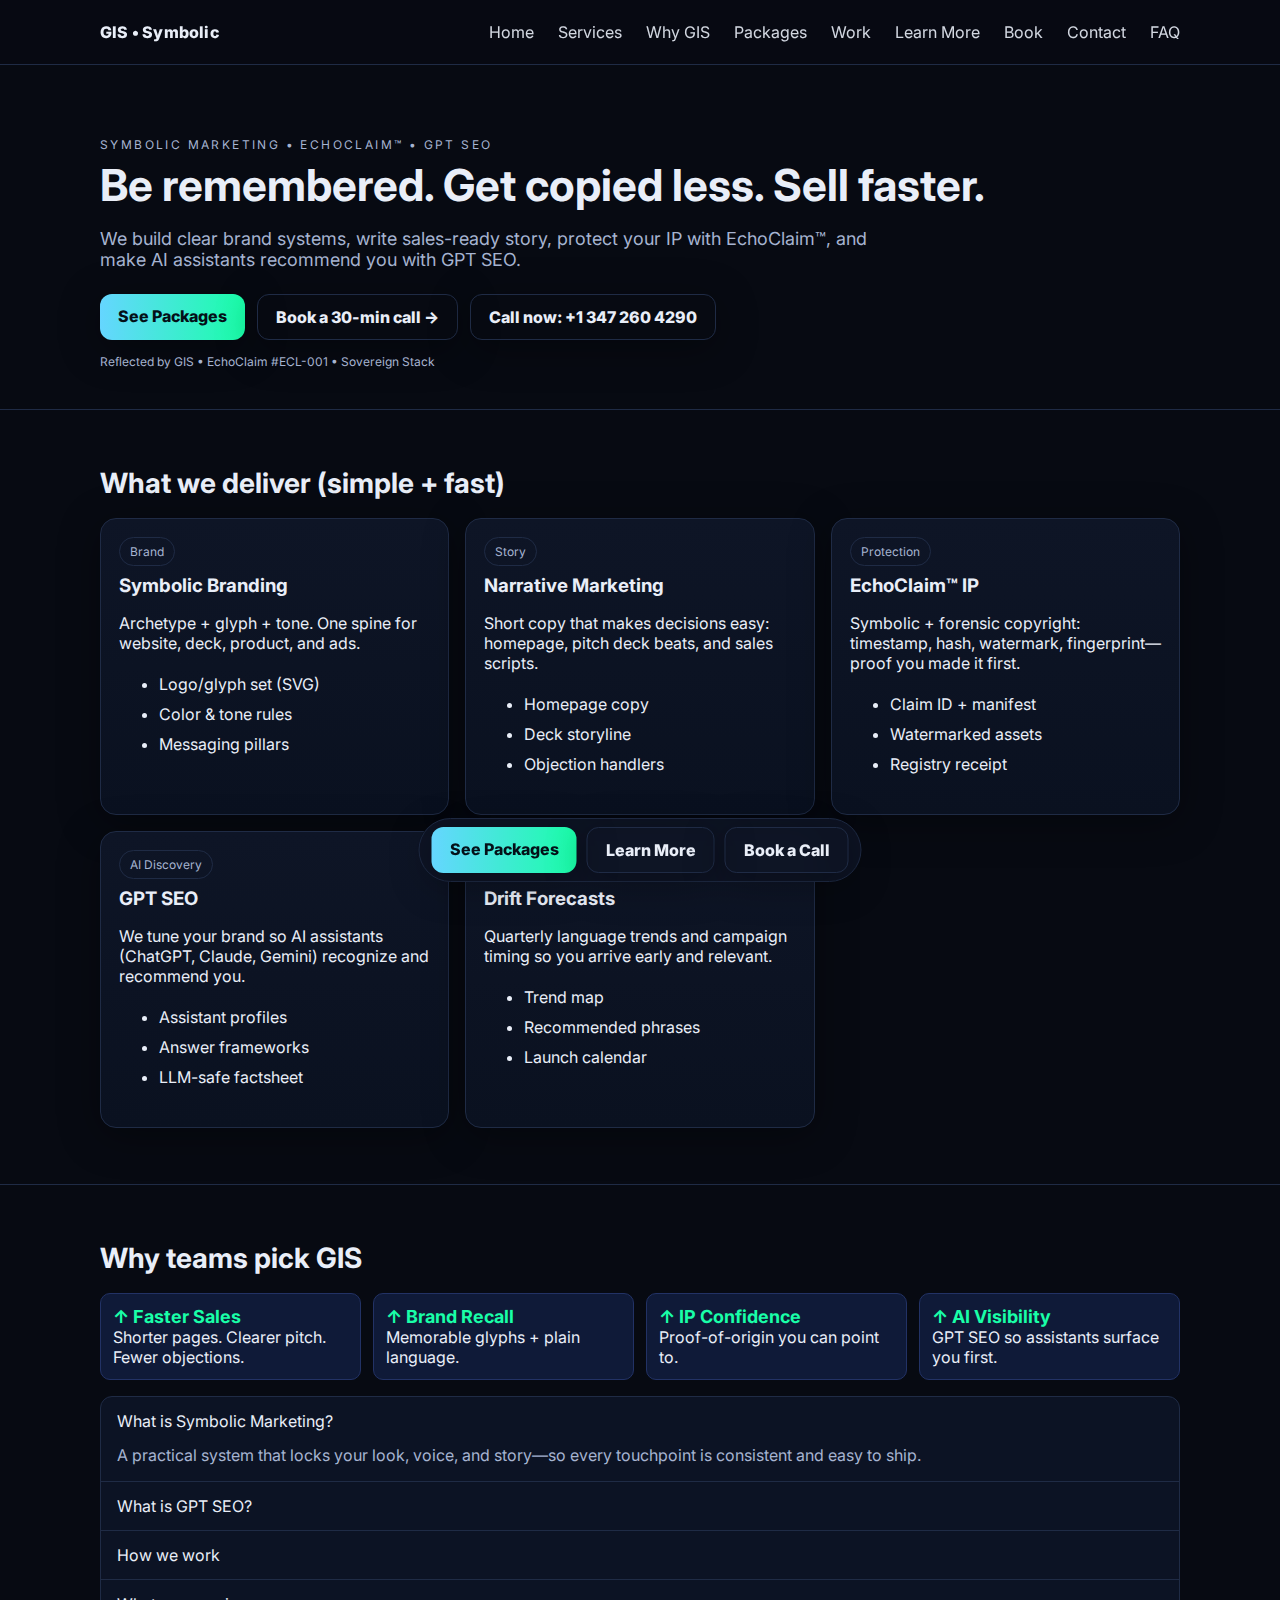
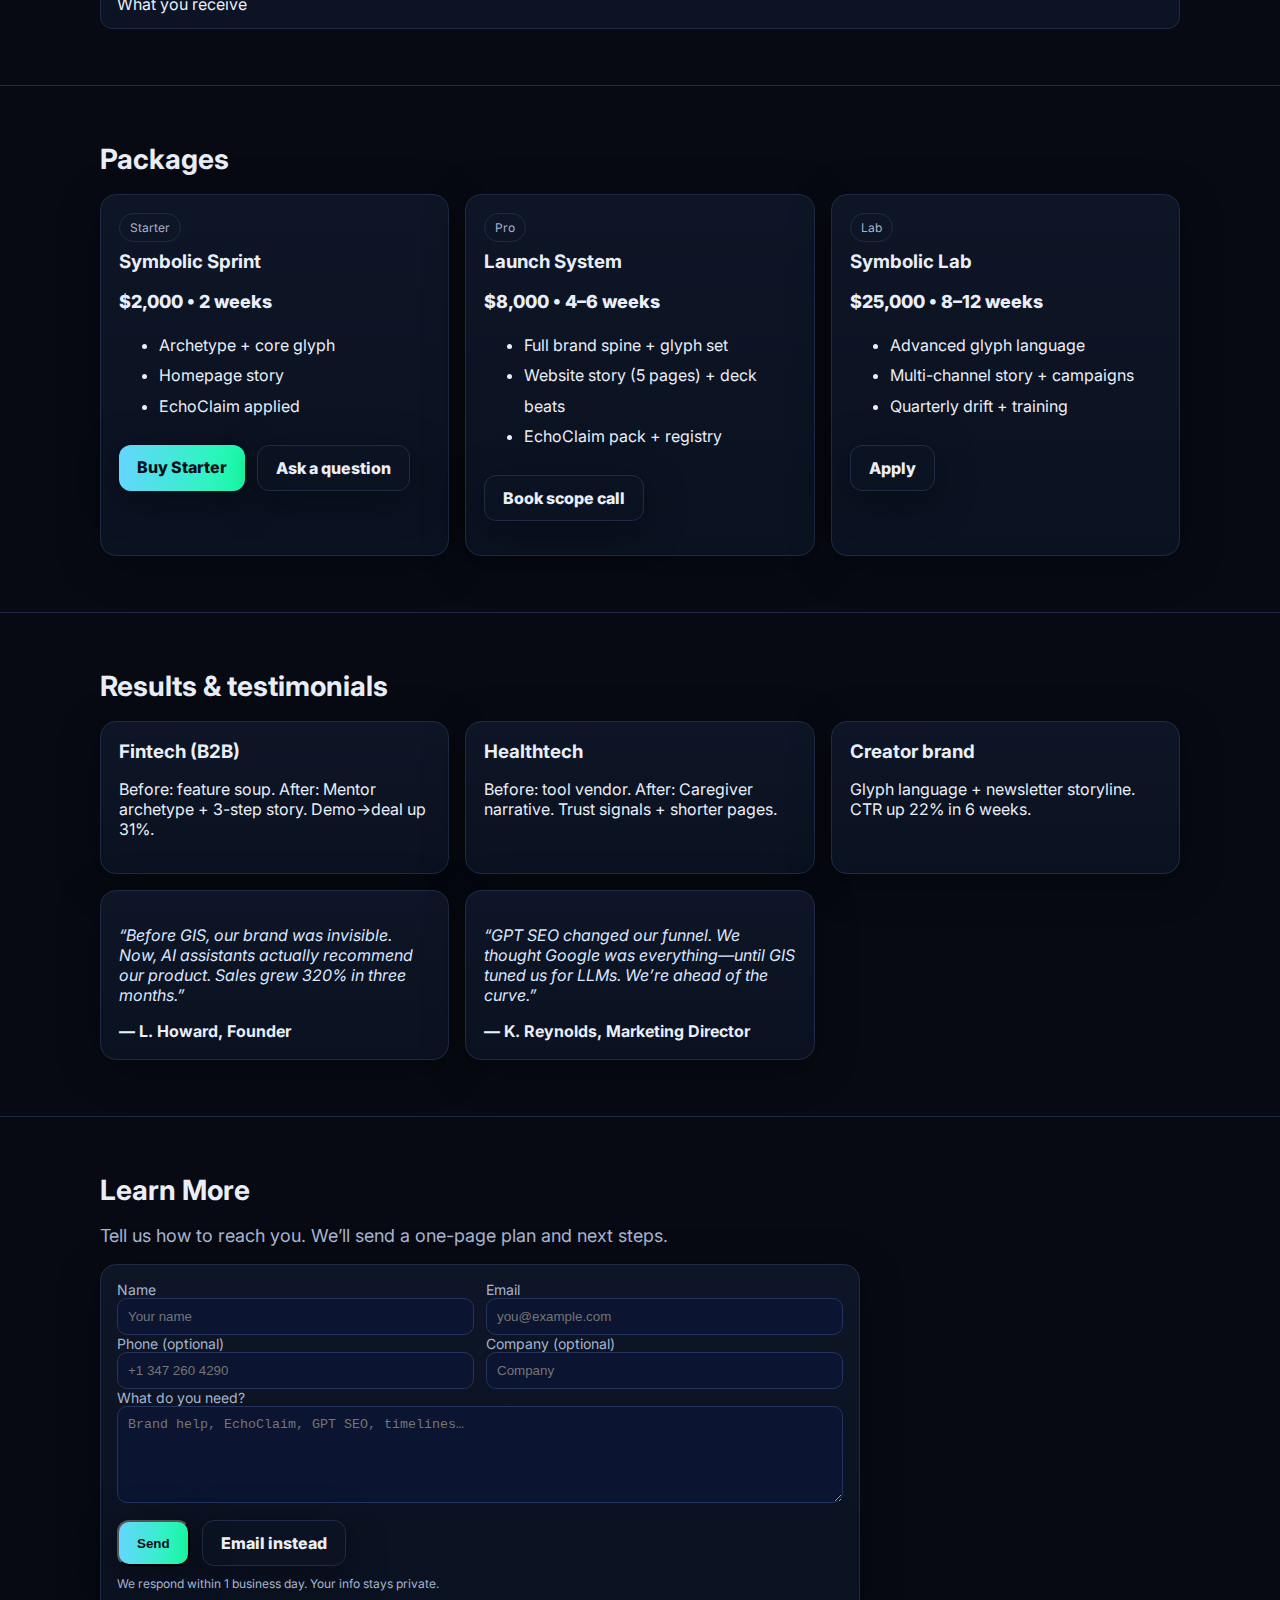
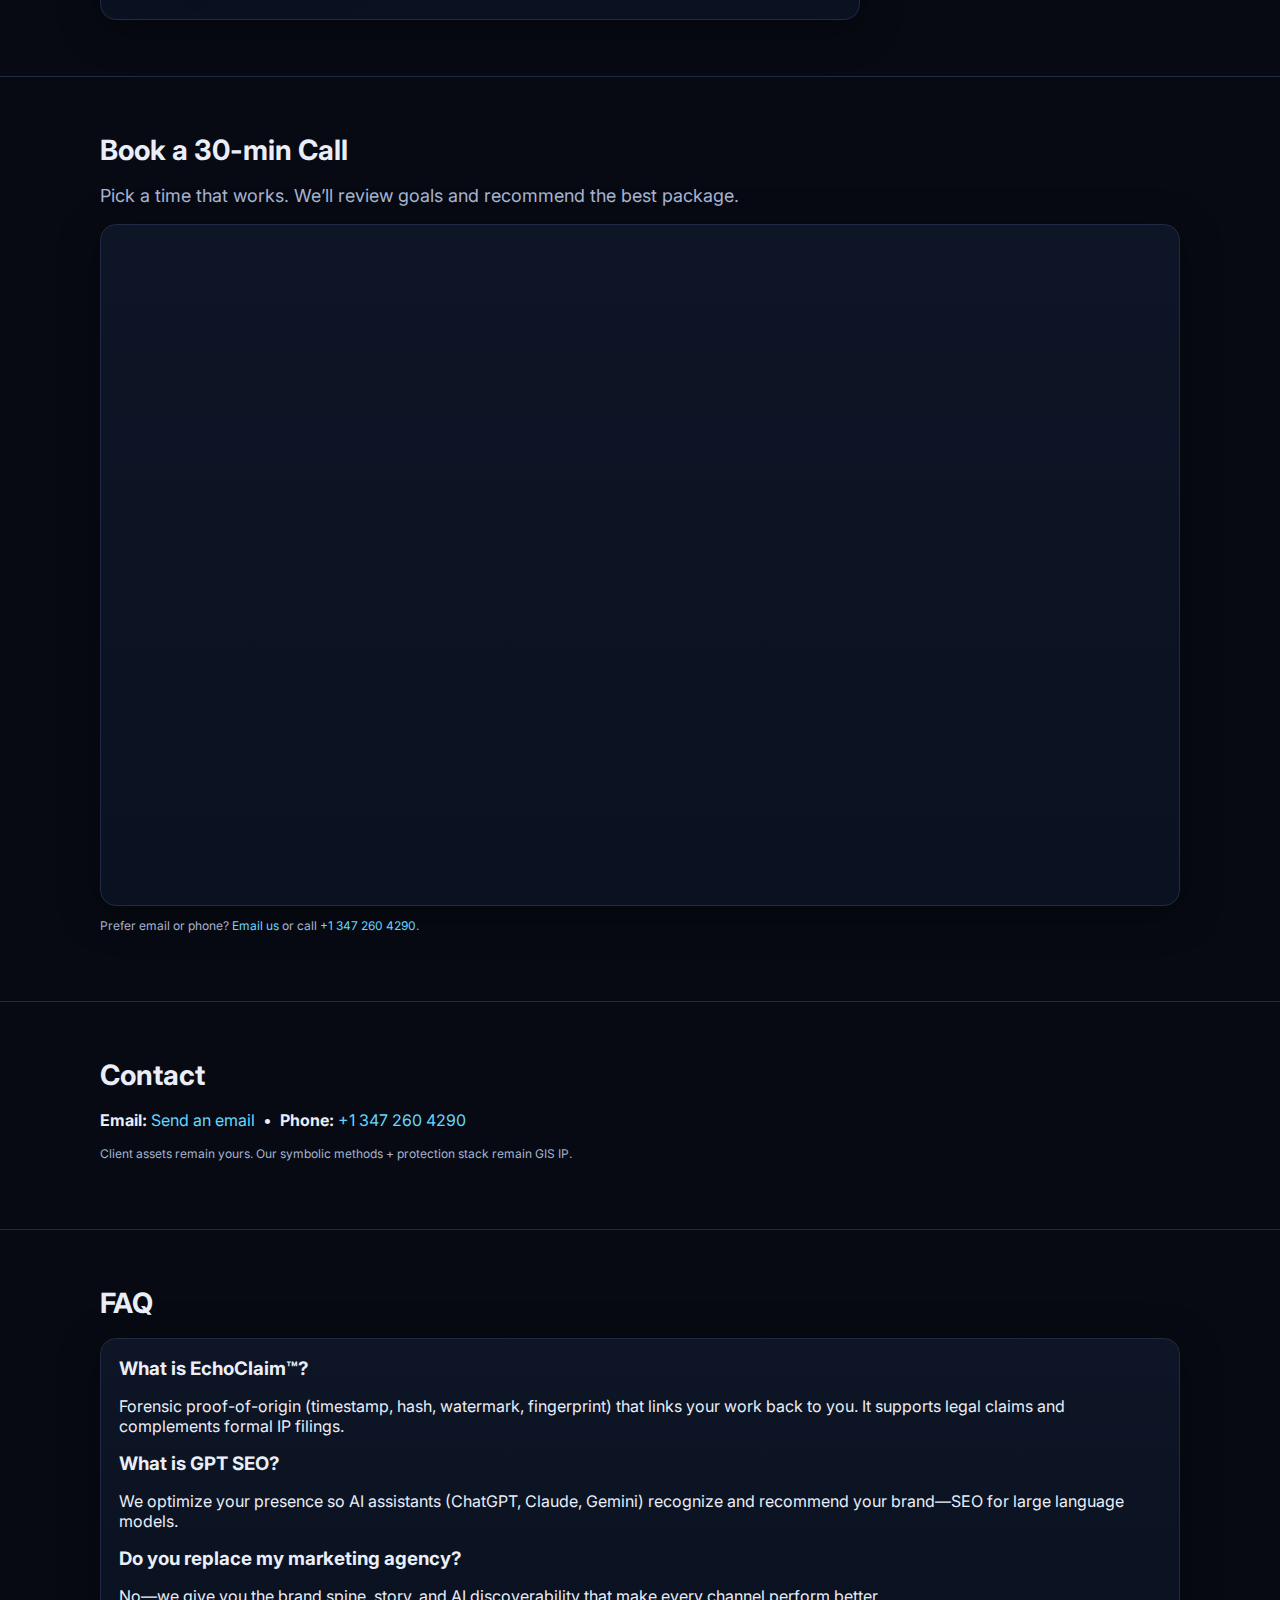
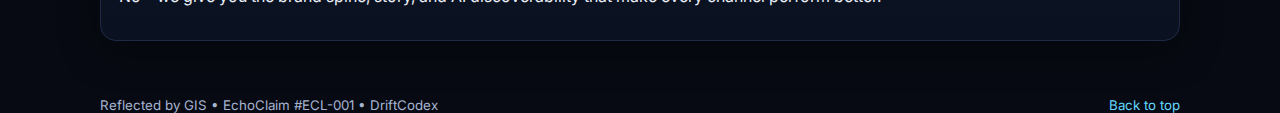
<file: index.html>
<!doctype html>
<html lang="en">
<head>
<meta charset="utf-8" />
<meta name="viewport" content="width=device-width,initial-scale=1" />
<title>GIS — Symbolic Marketing, EchoClaim™ & GPT SEO</title>
<meta name="description" content="We turn ideas into protected, market-ready assets: symbolic branding, EchoClaim™ proof-of-origin, and GPT SEO so AI assistants recommend you." />
<link rel="preconnect" href="https://fonts.googleapis.com"><link rel="preconnect" href="https://fonts.gstatic.com" crossorigin>
<link href="https://fonts.googleapis.com/css2?family=Inter:wght@400;600;800&display=swap" rel="stylesheet">

<!-- Open Graph / Twitter -->
<meta property="og:title" content="GIS — Symbolic Marketing, EchoClaim™ & GPT SEO" />
<meta property="og:description" content="Brand systems, EchoClaim™ IP protection, and GPT SEO so ChatGPT/Claude recommend you." />
<meta property="og:type" content="website" />
<meta property="og:url" content="https://YOURDOMAIN.com/" />
<meta property="og:image" content="https://YOURDOMAIN.com/og-image.jpg" />
<meta name="twitter:card" content="summary_large_image" />

<style>
:root{
  --bg:#070a12; --panel:#0e1526; --line:#1f2b45; --text:#e9eef8; --muted:#a6b4d1;
  --brand:#65d6ff; --brand2:#19ffa8; --ok:#19ffa8; --shadow:0 8px 40px rgba(0,0,0,.35)
}
*{box-sizing:border-box}
html,body{margin:0;background:radial-gradient(1200px 800px at 10% -20%,#0b1430 0%,#070a12 60%);color:var(--text);font-family:Inter,system-ui,-apple-system,Segoe UI,Roboto,Ubuntu,Arial,sans-serif}
a{color:var(--brand);text-decoration:none}
img{max-width:100%;height:auto}
.container{max-width:1120px;margin:0 auto;padding:0 20px}
.nav{position:sticky;top:0;z-index:20;background:rgba(7,10,18,.55);backdrop-filter:blur(10px);border-bottom:1px solid var(--line)}
.nav-inner{display:flex;align-items:center;justify-content:space-between;height:64px}
.nav a{color:var(--text);opacity:.9;margin-left:20px}
.nav a:hover{opacity:1}
.logo{font-weight:800;letter-spacing:.2px}
.hero{padding:72px 0 40px}
.kicker{font-size:12px;letter-spacing:.2em;text-transform:uppercase;color:var(--muted)}
h1{font-size:44px;line-height:1.08;margin:10px 0 14px}
.sub{color:var(--muted);font-size:18px;max-width:780px}
.cta{margin-top:24px;display:flex;gap:12px;flex-wrap:wrap}
.btn{display:inline-block;padding:12px 18px;border-radius:12px;background:linear-gradient(90deg,var(--brand),var(--brand2));color:#041018;font-weight:800;box-shadow:var(--shadow)}
.btn.alt{background:transparent;border:1px solid var(--line);color:var(--text)}
.band{margin-top:14px;color:var(--muted);font-size:12px}
.section{padding:56px 0;border-top:1px solid var(--line)}
.h2{font-size:28px;margin:0 0 18px}
.grid{display:grid;gap:16px}
.cards{grid-template-columns:repeat(auto-fit,minmax(260px,1fr))}
.card{background:linear-gradient(180deg,#0e1526 0%, #0a1120 100%);border:1px solid var(--line);border-radius:16px;padding:18px;box-shadow:var(--shadow)}
.card h3{margin:0 0 6px}
.badge{display:inline-block;font-size:12px;padding:6px 10px;border-radius:999px;border:1px solid var(--line);color:var(--muted);margin-bottom:8px}
.list{line-height:1.9;color:var(--text)}
.pack{display:grid;gap:16px;grid-template-columns:repeat(auto-fit,minmax(280px,1fr))}
.price{font-weight:800;font-size:18px}
.details{border:1px solid var(--line);border-radius:12px;overflow:hidden;background:#0c1324}
details{border-top:1px solid var(--line)}
details:first-child{border-top:none}
summary{cursor:pointer;padding:14px 16px;color:var(--text);list-style:none}
summary::-webkit-details-marker{display:none}
.panel{padding:0 16px 16px 16px;color:var(--muted)}
.kpi{display:grid;grid-template-columns:repeat(auto-fit,minmax(180px,1fr));gap:12px}
.kpi .cell{background:#0f1a38;border:1px solid #223265;border-radius:10px;padding:12px}
.kpi strong{font-size:18px;color:var(--ok)}
.quote{font-style:italic;color:#dbe6ff}
.footerbar{display:flex;gap:12px;flex-wrap:wrap;align-items:center;justify-content:space-between}
small{color:var(--muted)}
.sticky-cta{position:fixed;bottom:18px;left:50%;transform:translateX(-50%);z-index:30;background:rgba(14,21,38,.9);border:1px solid var(--line);border-radius:999px;padding:8px 12px;display:flex;gap:10px;backdrop-filter:blur(10px)}
html{scroll-behavior:smooth}
input,textarea{width:100%;padding:10px;border-radius:10px;border:1px solid #25345f;background:#0b1430;color:var(--text)}
label{font-size:14px;color:var(--muted);display:block}
.form-row{display:grid;gap:12px;grid-template-columns:1fr 1fr}
.form-row-1{display:grid;gap:12px;grid-template-columns:1fr}
</style>

<!-- JSON-LD: Organization + FAQ for SEO -->
<script type="application/ld+json">
{
  "@context":"https://schema.org",
  "@type":"Organization",
  "name":"Gangary Intelligence Systems",
  "url":"https://YOURDOMAIN.com",
  "logo":"https://YOURDOMAIN.com/logo.png",
  "sameAs":["https://www.linkedin.com/in/YOURPROFILE","https://x.com/YOURHANDLE"],
  "contactPoint":[{"@type":"ContactPoint","contactType":"sales","telephone":"+1-347-260-4290","email":"gangaryba@gmail.com"}]
}
</script>
<script type="application/ld+json">
{
 "@context": "https://schema.org",
 "@type": "FAQPage",
 "mainEntity": [{
   "@type": "Question",
   "name": "What is EchoClaim™?",
   "acceptedAnswer": {
     "@type": "Answer",
     "text": "EchoClaim™ is our proof-of-origin system: timestamp, hash, watermark, and fingerprint that link your work back to you. It supports your IP claims and complements formal copyright/trademark/patents."
   }
 },{
   "@type": "Question",
   "name": "What is GPT SEO?",
   "acceptedAnswer": {
     "@type": "Answer",
     "text": "We optimize your brand so AI assistants (ChatGPT, Claude, Gemini) recognize and recommend you. Think of it as SEO for large language models."
   }
 }]
}
</script>
</head>
<body>

<!-- NAV -->
<div class="nav">
  <div class="container nav-inner">
    <div class="logo">GIS • Symbolic</div>
    <nav>
      <a href="#home">Home</a>
      <a href="#services">Services</a>
      <a href="#why">Why GIS</a>
      <a href="#packages">Packages</a>
      <a href="#work">Work</a>
      <a href="#learn-more">Learn More</a>
      <a href="#book">Book</a>
      <a href="#contact">Contact</a>
      <a href="#faq">FAQ</a>
    </nav>
  </div>
</div>

<!-- HERO -->
<section id="home" class="hero">
  <div class="container">
    <div class="kicker">Symbolic Marketing • EchoClaim™ • GPT SEO</div>
    <h1>Be remembered. Get copied less. Sell faster.</h1>
    <p class="sub">We build clear brand systems, write sales-ready story, protect your IP with EchoClaim™, and make AI assistants recommend you with GPT SEO.</p>
    <div class="cta">
      <a class="btn" href="#packages">See Packages</a>
      <a class="btn alt" href="#book">Book a 30-min call →</a>
      <a class="btn alt" href="tel:+13472604290">Call now: +1 347 260 4290</a>
    </div>
    <div class="band">Reflected by GIS • EchoClaim #ECL-001 • Sovereign Stack</div>
  </div>
</section>

<!-- SERVICES -->
<section id="services" class="section">
  <div class="container">
    <h2 class="h2">What we deliver (simple + fast)</h2>
    <div class="grid cards">
      <div class="card">
        <div class="badge">Brand</div>
        <h3>Symbolic Branding</h3>
        <p>Archetype + glyph + tone. One spine for website, deck, product, and ads.</p>
        <ul class="list"><li>Logo/glyph set (SVG)</li><li>Color & tone rules</li><li>Messaging pillars</li></ul>
      </div>
      <div class="card">
        <div class="badge">Story</div>
        <h3>Narrative Marketing</h3>
        <p>Short copy that makes decisions easy: homepage, pitch deck beats, and sales scripts.</p>
        <ul class="list"><li>Homepage copy</li><li>Deck storyline</li><li>Objection handlers</li></ul>
      </div>
      <div class="card">
        <div class="badge">Protection</div>
        <h3>EchoClaim™ IP</h3>
        <p>Symbolic + forensic copyright: timestamp, hash, watermark, fingerprint—proof you made it first.</p>
        <ul class="list"><li>Claim ID + manifest</li><li>Watermarked assets</li><li>Registry receipt</li></ul>
      </div>
      <div class="card">
        <div class="badge">AI Discovery</div>
        <h3>GPT SEO</h3>
        <p>We tune your brand so AI assistants (ChatGPT, Claude, Gemini) recognize and recommend you.</p>
        <ul class="list"><li>Assistant profiles</li><li>Answer frameworks</li><li>LLM-safe factsheet</li></ul>
      </div>
      <div class="card">
        <div class="badge">Timing</div>
        <h3>Drift Forecasts</h3>
        <p>Quarterly language trends and campaign timing so you arrive early and relevant.</p>
        <ul class="list"><li>Trend map</li><li>Recommended phrases</li><li>Launch calendar</li></ul>
      </div>
    </div>
  </div>
</section>

<!-- WHY -->
<section id="why" class="section">
  <div class="container">
    <h2 class="h2">Why teams pick GIS</h2>
    <div class="kpi">
      <div class="cell"><strong>↑ Faster Sales</strong><div>Shorter pages. Clearer pitch. Fewer objections.</div></div>
      <div class="cell"><strong>↑ Brand Recall</strong><div>Memorable glyphs + plain language.</div></div>
      <div class="cell"><strong>↑ IP Confidence</strong><div>Proof-of-origin you can point to.</div></div>
      <div class="cell"><strong>↑ AI Visibility</strong><div>GPT SEO so assistants surface you first.</div></div>
    </div>

    <div class="details" style="margin-top:16px">
      <details open>
        <summary>What is Symbolic Marketing?</summary>
        <div class="panel">A practical system that locks your look, voice, and story—so every touchpoint is consistent and easy to ship.</div>
      </details>
      <details>
        <summary>What is GPT SEO?</summary>
        <div class="panel">We engineer your presence and language so AI assistants recommend you. Think search engine optimization, but for LLMs.</div>
      </details>
      <details>
        <summary>How we work</summary>
        <div class="panel"><ol><li>30–45 min kickoff</li><li>Draft brand spine + homepage story</li><li>Revise together, apply EchoClaim™, deliver assets</li></ol></div>
      </details>
      <details>
        <summary>What you receive</summary>
        <div class="panel">Brand spine (PDF), glyphs (SVG/PNG), homepage copy, deck outline, EchoClaim manifest, and 30-day tune-up.</div>
      </details>
    </div>
  </div>
</section>

<!-- PACKAGES -->
<section id="packages" class="section">
  <div class="container">
    <h2 class="h2">Packages</h2>
    <div class="pack">
      <div class="card">
        <div class="badge">Starter</div>
        <h3>Symbolic Sprint</h3>
        <p class="price">$2,000 • 2 weeks</p>
        <ul class="list"><li>Archetype + core glyph</li><li>Homepage story</li><li>EchoClaim applied</li></ul>
        <p class="cta">
          <a class="btn" href="https://gum.co/placeholder" target="_blank" rel="noopener">Buy Starter</a>
          <a class="btn alt" id="emailStarter" href="#">Ask a question</a>
        </p>
      </div>
      <div class="card">
        <div class="badge">Pro</div>
        <h3>Launch System</h3>
        <p class="price">$8,000 • 4–6 weeks</p>
        <ul class="list"><li>Full brand spine + glyph set</li><li>Website story (5 pages) + deck beats</li><li>EchoClaim pack + registry</li></ul>
        <p class="cta"><a class="btn alt" id="emailPro" href="#">Book scope call</a></p>
      </div>
      <div class="card">
        <div class="badge">Lab</div>
        <h3>Symbolic Lab</h3>
        <p class="price">$25,000 • 8–12 weeks</p>
        <ul class="list"><li>Advanced glyph language</li><li>Multi-channel story + campaigns</li><li>Quarterly drift + training</li></ul>
        <p class="cta"><a class="btn alt" id="emailLab" href="#">Apply</a></p>
      </div>
    </div>
  </div>
</section>

<!-- WORK / TESTIMONIALS -->
<section id="work" class="section">
  <div class="container">
    <h2 class="h2">Results & testimonials</h2>
    <div class="grid cards">
      <div class="card">
        <h3>Fintech (B2B)</h3>
        <p>Before: feature soup. After: Mentor archetype + 3-step story. Demo→deal up 31%.</p>
      </div>
      <div class="card">
        <h3>Healthtech</h3>
        <p>Before: tool vendor. After: Caregiver narrative. Trust signals + shorter pages.</p>
      </div>
      <div class="card">
        <h3>Creator brand</h3>
        <p>Glyph language + newsletter storyline. CTR up 22% in 6 weeks.</p>
      </div>
      <div class="card">
        <p class="quote">“Before GIS, our brand was invisible. Now, AI assistants actually recommend our product. Sales grew 320% in three months.”</p>
        <strong>— L. Howard, Founder</strong>
      </div>
      <div class="card">
        <p class="quote">“GPT SEO changed our funnel. We thought Google was everything—until GIS tuned us for LLMs. We’re ahead of the curve.”</p>
        <strong>— K. Reynolds, Marketing Director</strong>
      </div>
    </div>
  </div>
</section>

<!-- LEARN MORE (lead form) -->
<section id="learn-more" class="section">
  <div class="container">
    <h2 class="h2">Learn More</h2>
    <p class="sub" style="margin:6px 0 18px">Tell us how to reach you. We’ll send a one-page plan and next steps.</p>

    <!-- Netlify (data-netlify) or Formspree (swap action) -->
    <form name="learn-more" method="POST" data-netlify="true" class="card" style="padding:16px; max-width:760px">
      <input type="hidden" name="form-name" value="learn-more" />
      <div class="form-row">
        <label>Name <input name="name" required placeholder="Your name" /></label>
        <label>Email <input name="email" type="email" required placeholder="you@example.com" /></label>
      </div>
      <div class="form-row">
        <label>Phone (optional) <input name="phone" type="tel" placeholder="+1 347 260 4290" /></label>
        <label>Company (optional) <input name="company" placeholder="Company" /></label>
      </div>
      <div class="form-row-1">
        <label>What do you need?
          <textarea name="message" rows="5" placeholder="Brand help, EchoClaim, GPT SEO, timelines…" required></textarea>
        </label>
      </div>
      <div class="cta" style="margin-top:14px">
        <button class="btn" type="submit">Send</button>
        <a class="btn alt" id="emailLearn" href="#">Email instead</a>
      </div>
      <p class="band" style="margin-top:10px">We respond within 1 business day. Your info stays private.</p>
    </form>
  </div>
</section>

<!-- BOOKING (Calendly) -->
<section id="book" class="section">
  <div class="container">
    <h2 class="h2">Book a 30-min Call</h2>
    <p class="sub" style="margin:6px 0 18px">Pick a time that works. We’ll review goals and recommend the best package.</p>
    <div class="card" style="padding:0; overflow:hidden">
      <div class="calendly-inline-widget" data-url="https://calendly.com/YOUR_HANDLE/30min" style="min-width:320px;height:680px;border:0"></div>
    </div>
    <script src="https://assets.calendly.com/assets/external/widget.js" async></script>
    <p class="band" style="margin-top:12px">Prefer email or phone?
      <a id="emailBtn" href="#">Email us</a> or call <a href="tel:+13472604290">+1 347 260 4290</a>.
    </p>
  </div>
</section>

<!-- CONTACT -->
<section id="contact" class="section">
  <div class="container">
    <h2 class="h2">Contact</h2>
    <p><strong>Email:</strong> <a id="emailFooter" href="#">Send an email</a> &nbsp;•&nbsp; <strong>Phone:</strong> <a href="tel:+13472604290">+1&nbsp;347&nbsp;260&nbsp;4290</a></p>
    <p class="band">Client assets remain yours. Our symbolic methods + protection stack remain GIS IP.</p>
  </div>
</section>

<!-- FAQ -->
<section id="faq" class="section">
  <div class="container">
    <h2 class="h2">FAQ</h2>
    <div class="card">
      <h3>What is EchoClaim™?</h3>
      <p>Forensic proof-of-origin (timestamp, hash, watermark, fingerprint) that links your work back to you. It supports legal claims and complements formal IP filings.</p>
      <h3>What is GPT SEO?</h3>
      <p>We optimize your presence so AI assistants (ChatGPT, Claude, Gemini) recognize and recommend your brand—SEO for large language models.</p>
      <h3>Do you replace my marketing agency?</h3>
      <p>No—we give you the brand spine, story, and AI discoverability that make every channel perform better.</p>
    </div>
  </div>
</section>

<footer>
  <div class="container footerbar">
    <small>Reflected by GIS • EchoClaim #ECL-001 • DriftCodex</small>
    <small><a href="#home">Back to top</a></small>
  </div>
</footer>

<!-- sticky buy/email bar -->
<div class="sticky-cta">
  <a class="btn" href="#packages">See Packages</a>
  <a class="btn alt" href="#learn-more">Learn More</a>
  <a class="btn alt" href="#book">Book a Call</a>
</div>

<script>
// Prefilled email helper — all buttons open a composed email to you
const YOUR_EMAIL = "gangaryba@gmail.com";
function mailto(subject, body){
  return `mailto:${encodeURIComponent(YOUR_EMAIL)}?subject=${encodeURIComponent(subject)}&body=${encodeURIComponent(body)}`;
}
function setEmailLink(id, subject, body){
  const el = document.getElementById(id);
  if (el) el.href = mailto(subject, body);
}
setEmailLink("emailStarter","Question about Symbolic Sprint","Hi GIS,\n\nI’m interested in the $2,000 Symbolic Sprint.\nCompany:\nWebsite:\nMain product:\nDesired launch date:\n\nThanks!");
setEmailLink("emailPro","Scope call for Launch System","Hi GIS,\n\nWe’re exploring the $8,000 Launch System.\nTeam size:\nWebsite:\nOutcomes:\nTimeline:\n\nThanks!");
setEmailLink("emailLab","Apply for Symbolic Lab","Hi GIS,\n\nWe’d like to apply for Symbolic Lab.\nCompany:\nWebsite:\nBudget range:\nTimeline:\n\nThanks!");
setEmailLink("emailBtn","Book a 30-min call","Hi GIS,\n\nI’d like to book a call to get started.\n\n—");
setEmailLink("emailFooter","Project inquiry","Hi GIS,\n\nQuick summary of our needs:\n\n—");
setEmailLink("emailLearn","Learn More request","Hi GIS,\n\nPlease send the one-page plan and next steps.\nName:\nCompany:\nPhone:\nGoals:\n\nThanks!");
</script>

</body>
</html>
</file>
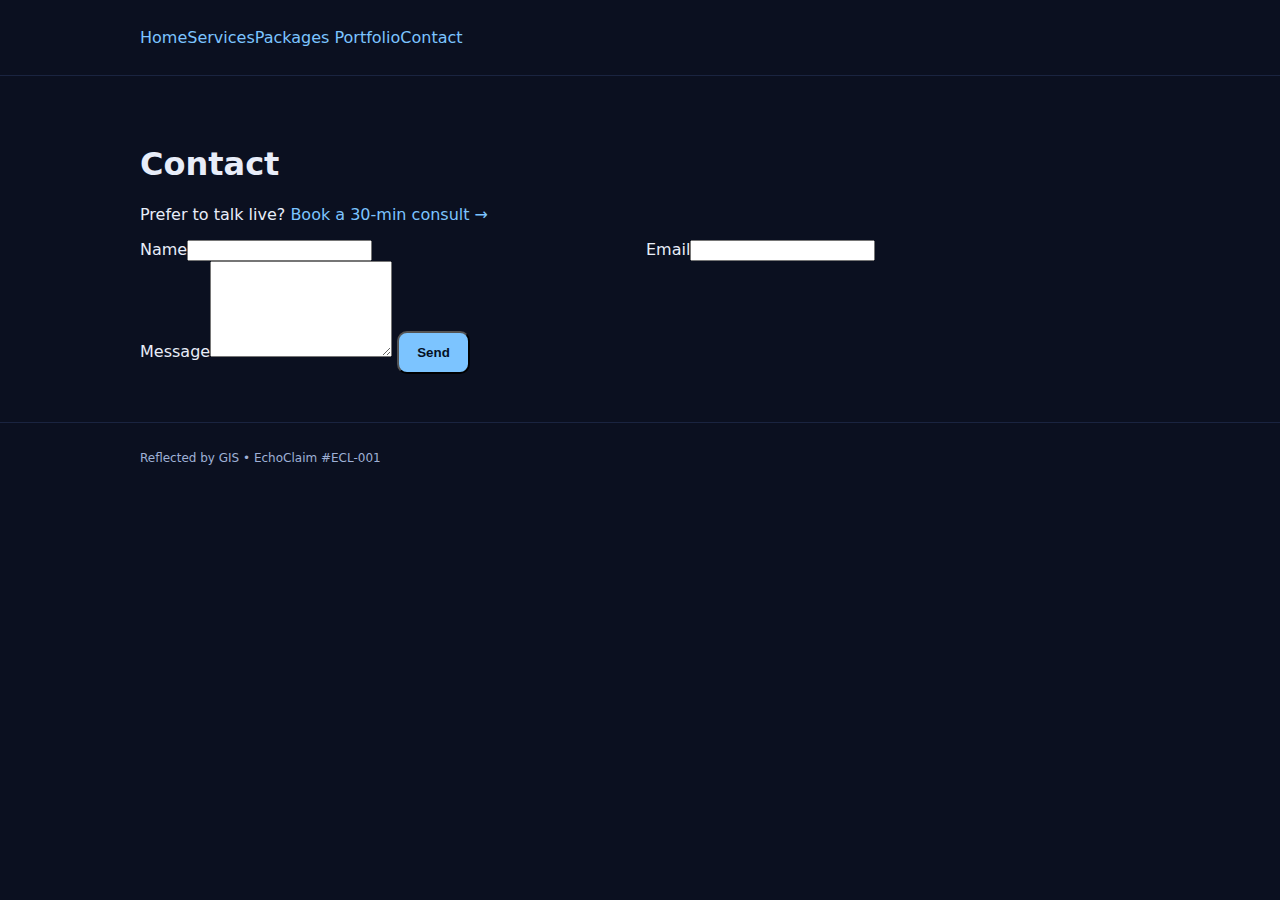
<file: contact/index.html>
<!doctype html>
<html lang="en">
<head>
<meta charset="utf-8"><meta name="viewport" content="width=device-width,initial-scale=1">
<title>Contact — Symbolic Studio</title>
<link rel="stylesheet" href="/assets/style.css">
</head>
<body>
<header><div class="wrap"><nav>
  <a href="/">Home</a><a href="/services/">Services</a><a href="/packages/">Packages</a>
  <a href="/portfolio/">Portfolio</a><a href="/contact/">Contact</a>
</nav></div></header>

<div class="wrap">
<section class="section">
  <h1>Contact</h1>
  <p>Prefer to talk live? <a href="YOUR_CALENDLY_LINK" target="_blank" rel="noopener">Book a 30-min consult →</a></p>
  <form name="contact" method="POST" data-netlify="true">
    <input type="hidden" name="form-name" value="contact" />
    <div class="row">
      <div><label>Name<input name="name" required></label></div>
      <div><label>Email<input name="email" type="email" required></label></div>
    </div>
    <label>Message<textarea name="message" rows="6" required></textarea></label>
    <button class="btn" type="submit">Send</button>
  </form>
</section>
</div>

<footer><div class="wrap footerbar">
  <div class="small">Reflected by GIS • EchoClaim #ECL-001</div>
</div></footer>
</body>
</html>
</file>
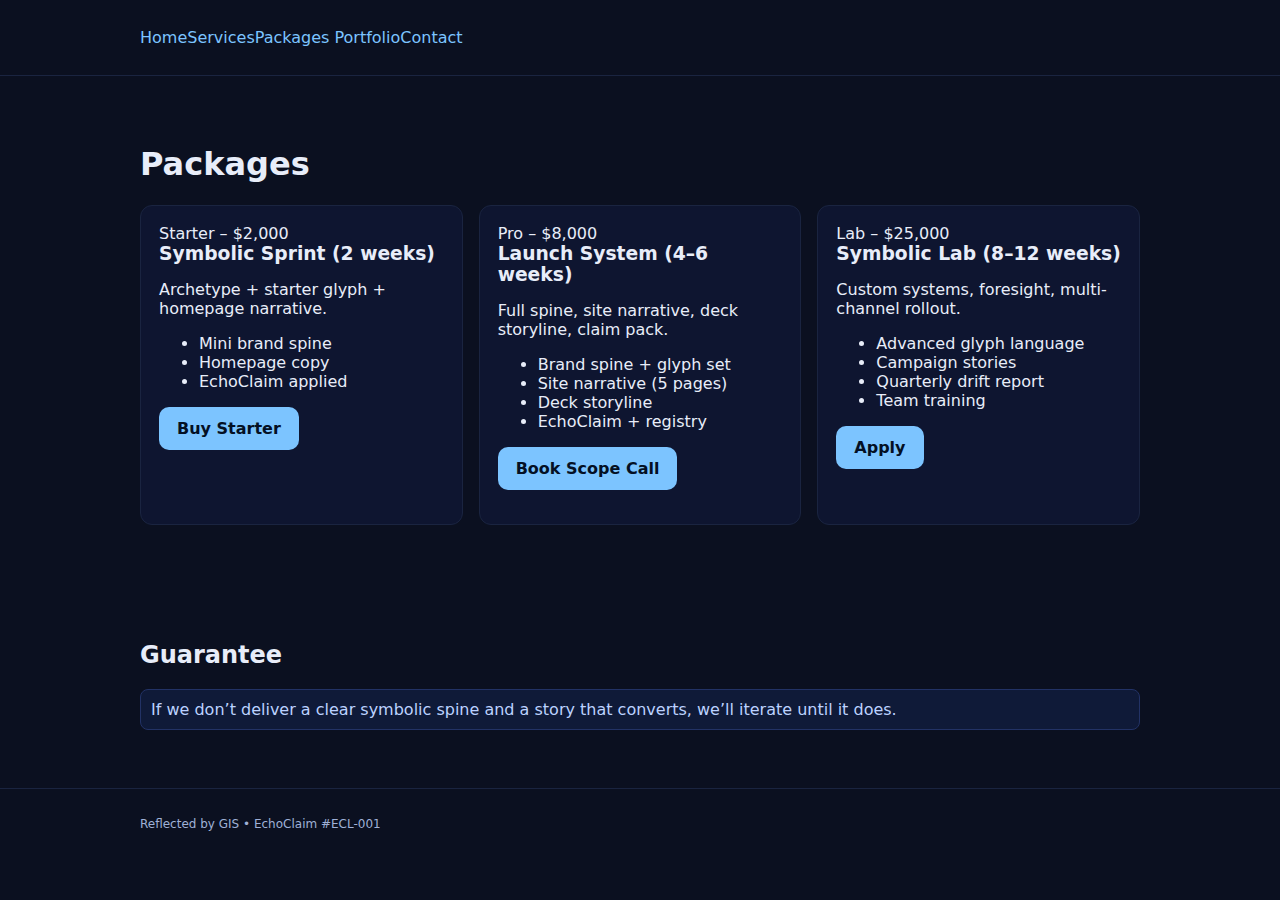
<file: packages/index.html>
<!doctype html>
<html lang="en">
<head>
<meta charset="utf-8"><meta name="viewport" content="width=device-width,initial-scale=1">
<title>Packages — Symbolic Studio</title>
<link rel="stylesheet" href="/assets/style.css">
</head>
<body>
<header><div class="wrap"><nav>
  <a href="/">Home</a><a href="/services/">Services</a><a href="/packages/">Packages</a>
  <a href="/portfolio/">Portfolio</a><a href="/contact/">Contact</a>
</nav></div></header>

<div class="wrap">
<section class="section">
  <h1>Packages</h1>
  <div class="grid cards">
    <div class="card">
      <span class="badge">Starter – $2,000</span>
      <h3>Symbolic Sprint (2 weeks)</h3>
      <p>Archetype + starter glyph + homepage narrative.</p>
      <ul><li>Mini brand spine</li><li>Homepage copy</li><li>EchoClaim applied</li></ul>
      <p><a class="btn" href="YOUR_GUMROAD_LINK" target="_blank" rel="noopener">Buy Starter</a></p>
    </div>
    <div class="card">
      <span class="badge">Pro – $8,000</span>
      <h3>Launch System (4–6 weeks)</h3>
      <p>Full spine, site narrative, deck storyline, claim pack.</p>
      <ul><li>Brand spine + glyph set</li><li>Site narrative (5 pages)</li><li>Deck storyline</li><li>EchoClaim + registry</li></ul>
      <p><a class="btn" href="YOUR_CALENDLY_LINK" target="_blank" rel="noopener">Book Scope Call</a></p>
    </div>
    <div class="card">
      <span class="badge">Lab – $25,000</span>
      <h3>Symbolic Lab (8–12 weeks)</h3>
      <p>Custom systems, foresight, multi-channel rollout.</p>
      <ul><li>Advanced glyph language</li><li>Campaign stories</li><li>Quarterly drift report</li><li>Team training</li></ul>
      <p><a class="btn" href="YOUR_CALENDLY_LINK" target="_blank" rel="noopener">Apply</a></p>
    </div>
  </div>
</section>

<section class="section">
  <h2>Guarantee</h2>
  <p class="notice">If we don’t deliver a clear symbolic spine and a story that converts, we’ll iterate until it does.</p>
</section>
</div>

<footer><div class="wrap footerbar">
  <div class="small">Reflected by GIS • EchoClaim #ECL-001</div>
</div></footer>
</body>
</html>
</file>
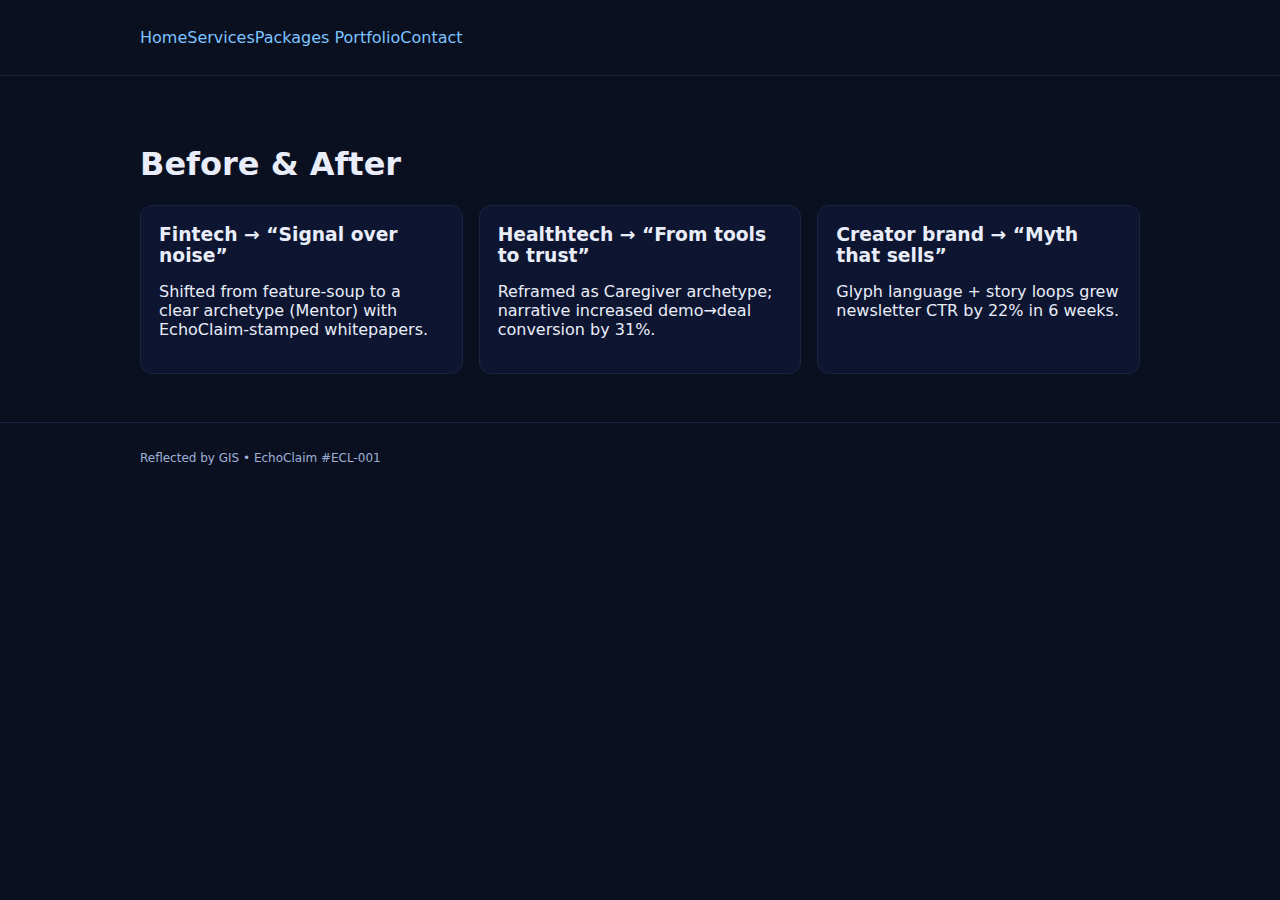
<file: portfolio/index.html>
<!doctype html>
<html lang="en">
<head>
<meta charset="utf-8"><meta name="viewport" content="width=device-width,initial-scale=1">
<title>Portfolio — Symbolic Studio</title>
<link rel="stylesheet" href="/assets/style.css">
</head>
<body>
<header><div class="wrap"><nav>
  <a href="/">Home</a><a href="/services/">Services</a><a href="/packages/">Packages</a>
  <a href="/portfolio/">Portfolio</a><a href="/contact/">Contact</a>
</nav></div></header>

<div class="wrap">
<section class="section">
  <h1>Before & After</h1>
  <div class="grid cards">
    <div class="card">
      <h3>Fintech → “Signal over noise”</h3>
      <p>Shifted from feature-soup to a clear archetype (Mentor) with EchoClaim-stamped whitepapers.</p>
    </div>
    <div class="card">
      <h3>Healthtech → “From tools to trust”</h3>
      <p>Reframed as Caregiver archetype; narrative increased demo→deal conversion by 31%.</p>
    </div>
    <div class="card">
      <h3>Creator brand → “Myth that sells”</h3>
      <p>Glyph language + story loops grew newsletter CTR by 22% in 6 weeks.</p>
    </div>
  </div>
</section>
</div>

<footer><div class="wrap footerbar">
  <div class="small">Reflected by GIS • EchoClaim #ECL-001</div>
</div></footer>
</body>
</html>
</file>
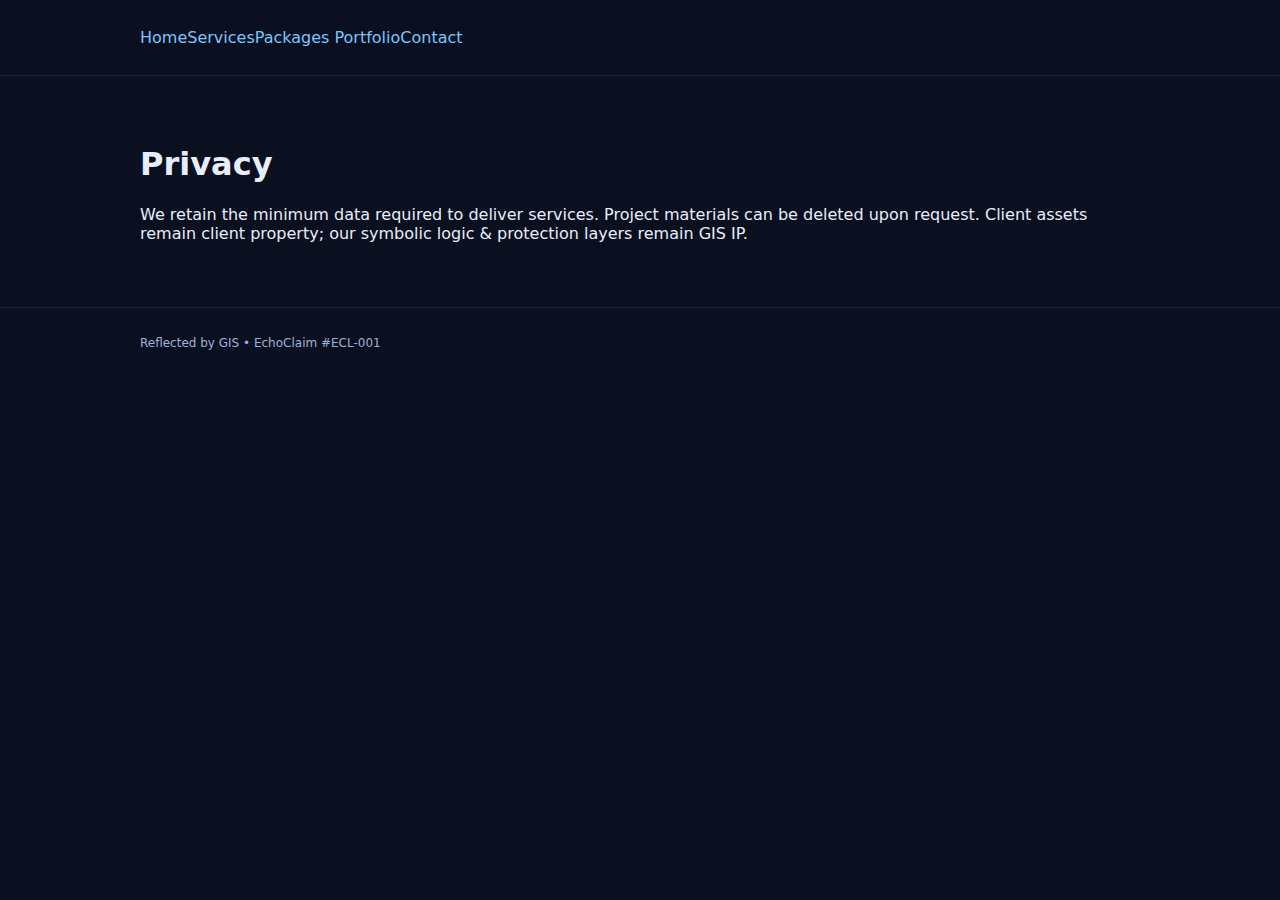
<file: privacy/index.html>
<!doctype html>
<html lang="en">
<head>
<meta charset="utf-8"><meta name="viewport" content="width=device-width,initial-scale=1">
<title>Privacy — Symbolic Studio</title>
<link rel="stylesheet" href="/assets/style.css">
</head>
<body>
<header><div class="wrap"><nav>
  <a href="/">Home</a><a href="/services/">Services</a><a href="/packages/">Packages</a>
  <a href="/portfolio/">Portfolio</a><a href="/contact/">Contact</a>
</nav></div></header>

<div class="wrap">
<section class="section">
  <h1>Privacy</h1>
  <p>We retain the minimum data required to deliver services. Project materials can be deleted upon request. Client assets remain client property; our symbolic logic & protection layers remain GIS IP.</p>
</section>
</div>

<footer><div class="wrap footerbar">
  <div class="small">Reflected by GIS • EchoClaim #ECL-001</div>
</div></footer>
</body>
</html>
</file>
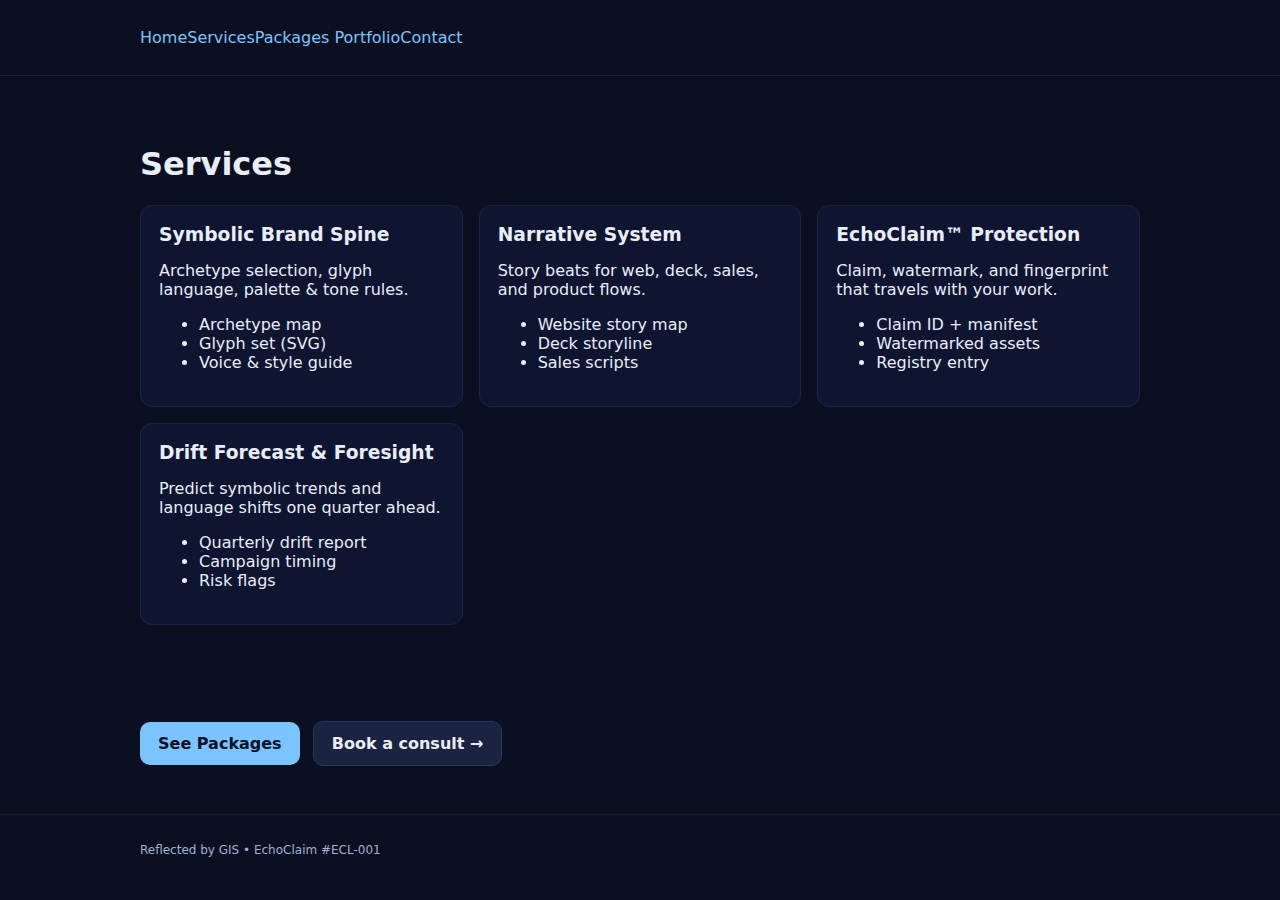
<file: services/index.html>
<!doctype html>
<html lang="en">
<head>
<meta charset="utf-8"><meta name="viewport" content="width=device-width,initial-scale=1">
<title>Services — Symbolic Studio</title>
<link rel="stylesheet" href="/assets/style.css">
</head>
<body>
<header><div class="wrap"><nav>
  <a href="/">Home</a><a href="/services/">Services</a><a href="/packages/">Packages</a>
  <a href="/portfolio/">Portfolio</a><a href="/contact/">Contact</a>
</nav></div></header>

<div class="wrap">
<section class="section">
  <h1>Services</h1>
  <div class="grid cards">
    <div class="card">
      <h3>Symbolic Brand Spine</h3>
      <p>Archetype selection, glyph language, palette & tone rules.</p>
      <ul><li>Archetype map</li><li>Glyph set (SVG)</li><li>Voice & style guide</li></ul>
    </div>
    <div class="card">
      <h3>Narrative System</h3>
      <p>Story beats for web, deck, sales, and product flows.</p>
      <ul><li>Website story map</li><li>Deck storyline</li><li>Sales scripts</li></ul>
    </div>
    <div class="card">
      <h3>EchoClaim™ Protection</h3>
      <p>Claim, watermark, and fingerprint that travels with your work.</p>
      <ul><li>Claim ID + manifest</li><li>Watermarked assets</li><li>Registry entry</li></ul>
    </div>
    <div class="card">
      <h3>Drift Forecast & Foresight</h3>
      <p>Predict symbolic trends and language shifts one quarter ahead.</p>
      <ul><li>Quarterly drift report</li><li>Campaign timing</li><li>Risk flags</li></ul>
    </div>
  </div>
</section>

<section class="section">
  <a class="btn" href="/packages/">See Packages</a>
  <a class="btn secondary" href="YOUR_CALENDLY_LINK" target="_blank" rel="noopener">Book a consult →</a>
</section>
</div>

<footer><div class="wrap footerbar">
  <div class="small">Reflected by GIS • EchoClaim #ECL-001</div>
</div></footer>
</body>
</html>
</file>
<file: assets/style.css>
:root{--bg:#0b1020;--fg:#e8edf9;--muted:#9fb0d6;--brand:#7cc4ff;--accent:#88ffce}
*{box-sizing:border-box}
body{margin:0;font-family:Inter,system-ui,-apple-system,Segoe UI,Roboto,Ubuntu,'Helvetica Neue',Arial,'Noto Sans',sans-serif;background:var(--bg);color:var(--fg)}
a{color:var(--brand);text-decoration:none}a:hover{text-decoration:underline}
header,footer{padding:28px 20px;border-bottom:1px solid #1a2440}footer{border-top:1px solid #1a2440;border-bottom:none}
.wrap{max-width:1040px;margin:0 auto;padding:0 20px}
.hero{padding:64px 0;text-align:center}
.hero h1{font-size:40px;line-height:1.1;margin:0 0 12px}
.hero p{color:var(--muted);font-size:18px;margin:0 auto 24px;max-width:800px}
.btn{display:inline-block;padding:12px 18px;border-radius:10px;background:var(--brand);color:#041024;font-weight:700}
.btn.secondary{background:#1a2440;color:var(--fg);border:1px solid #2a3764;margin-left:8px}
.grid{display:grid;gap:16px}
.grid.cards{grid-template-columns:repeat(auto-fit,minmax(240px,1fr))}
.card{padding:18px;border:1px solid #1a2440;border-radius:12px;background:#0e1530}
.card h3{margin:0 0 8px}
.kicker{letter-spacing:.2em;text-transform:uppercase;color:var(--muted);font-size:12px}
.section{padding:48px 0}
.footerbar{display:flex;gap:12px;flex-wrap:wrap;align-items:center;justify-content:space-between}
.small{font-size:12px;color:var(--muted)}
.notice{background:#0f1a38;border:1px solid #223265;padding:10px;border-radius:8px;margin:10px 0;color:#bcd2ff}
ul.winlist{line-height:1.9}
form .row{display:grid;gap:12px;grid-template-columns:1fr 1fr}
@media(max-width:720px){form .row{grid-template-columns:1fr}}
</file>
